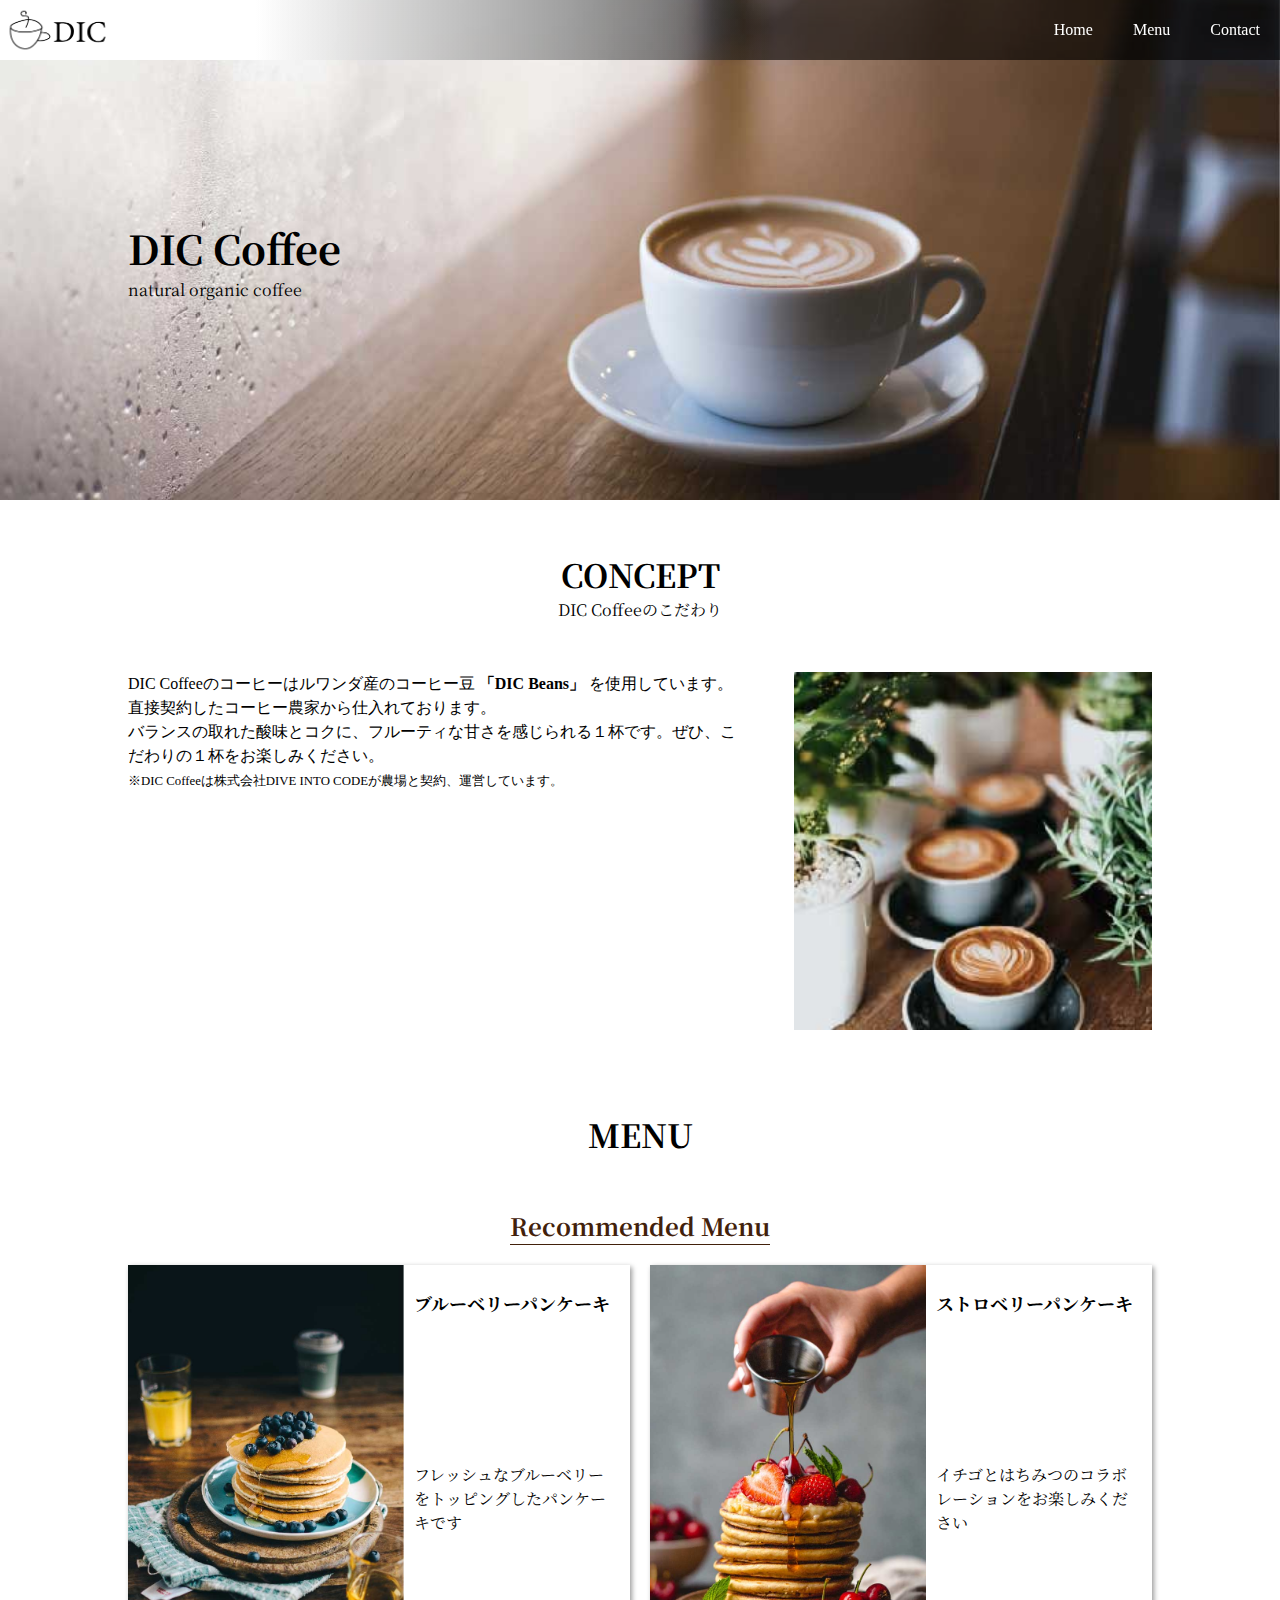
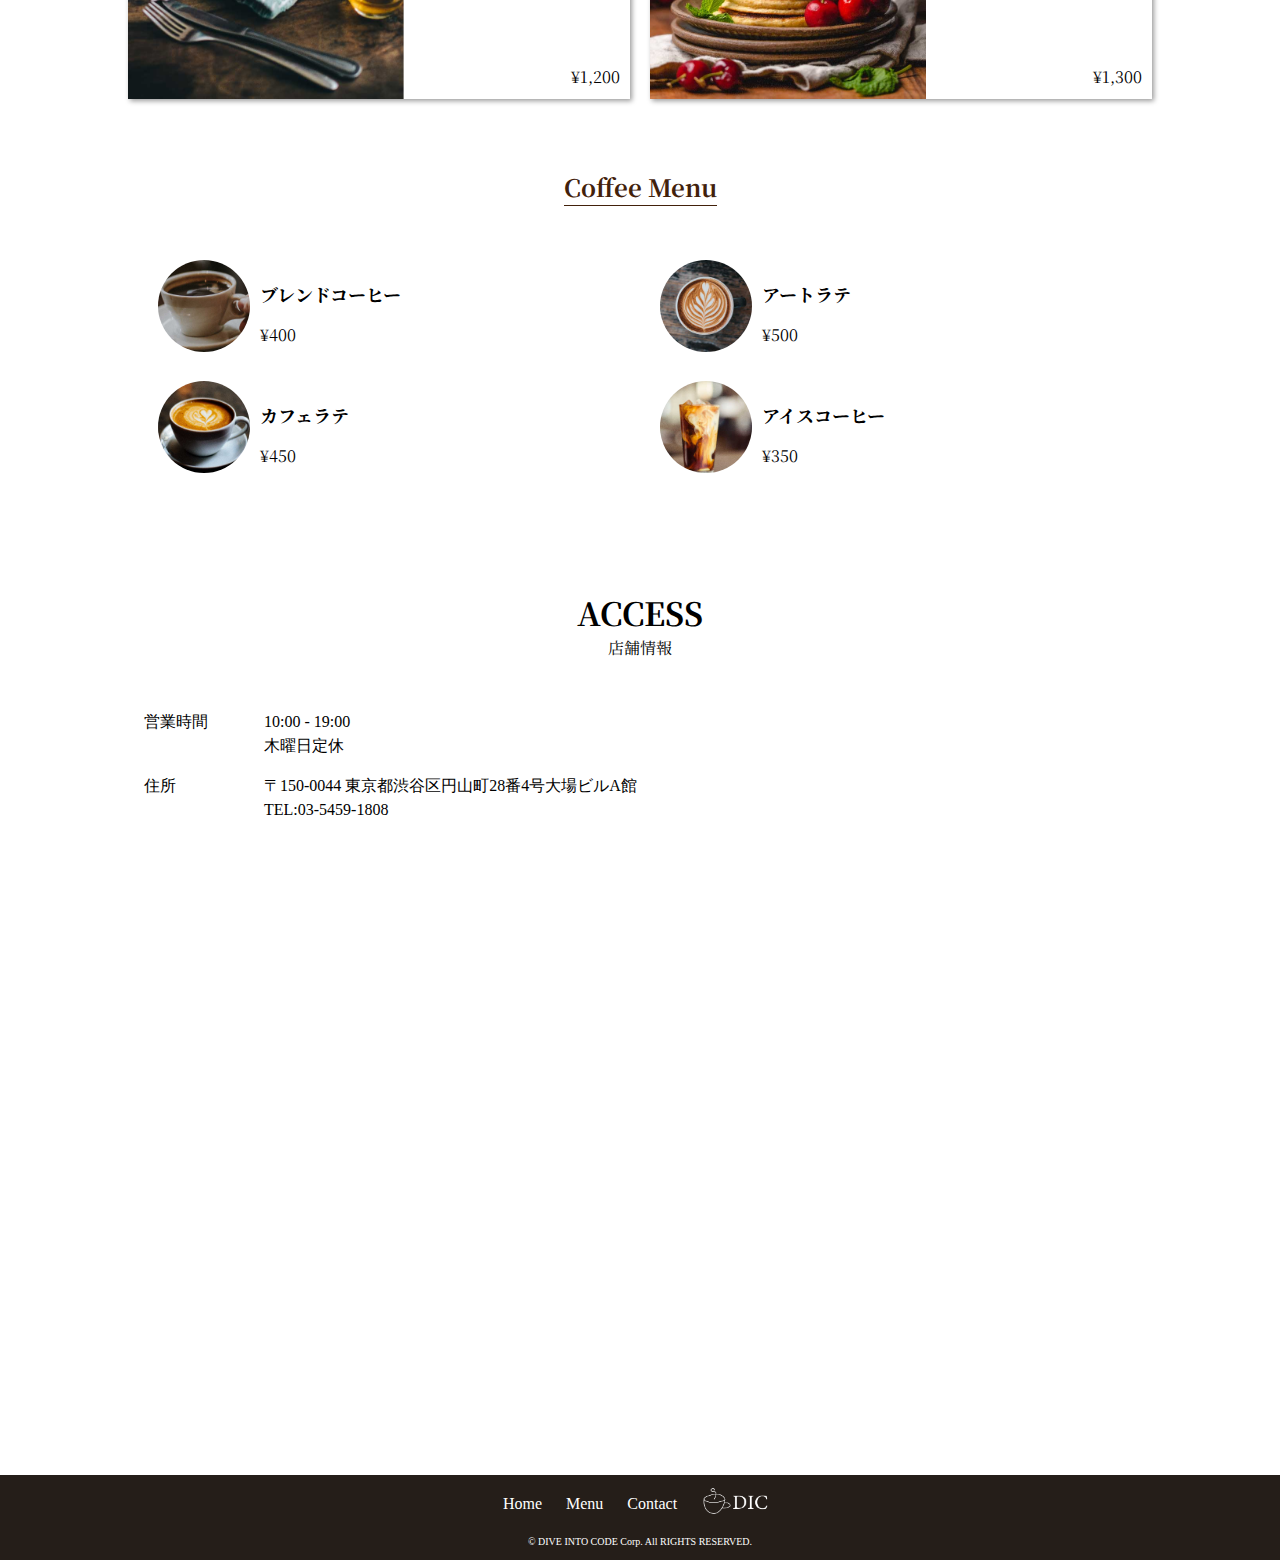
<file: index.html>
<!DOCTYPE html>
<html lang="ja">
  <head>
    <meta charset="utf-8" />
    <title>DIC Cafe</title>
    <link href="css/normalize.css" rel="stylesheet" />
    <link href="css/main.css" rel="stylesheet" />
    <link rel="preconnect" href="https://fonts.googleapis.com" />
    <link rel="preconnect" href="https://fonts.gstatic.com" crossorigin />
    <link
      href="https://fonts.googleapis.com/css2?family=Noto+Serif+JP:wght@200..900&display=swap"
      rel="stylesheet"
    />
  </head>
  <body>
    <header id="top">
      <nav class="header_nav">
        <a href="index.html" class="logo"
          ><img src="images/sample_logo_k.png"
        /></a>
        <ul class="global_nav">
          <a href="index.html" class="global_nav_item">
            <li>Home</li>
          </a>
          <a href="#" class="global_nav_item">
            <li>Menu</li>
          </a>
          <a href="validation.html" class="global_nav_item">
            <li>Contact</li>
          </a>
        </ul>
      </nav>
      <div class="key section_inner">
        <h1>DIC Coffee</h1>
        <p>natural organic coffee</p>
      </div>
    </header>
    <section>
      <article class="section_inner">
        <div class="section_title">
          <h1>CONCEPT</h1>
          <p>DIC Coffeeのこだわり</p>
        </div>
        <div class="concept_inner">
          <p class="concept_text">
            DIC Coffeeのコーヒーはルワンダ産のコーヒー豆
            <strong>「DIC Beans」</strong>
            を使用しています。<br />
            直接契約したコーヒー農家から仕入れております。<br />
            バランスの取れた酸味とコクに、フルーティな甘さを感じられる１杯です。ぜひ、こだわりの１杯をお楽しみください。<br />
            <small>
              ※DIC Coffeeは株式会社DIVE INTO CODEが農場と契約、運営しています。
            </small>
          </p>
          <img src="images/sample_concept.jpg" class="concept_image" />
        </div>
      </article>
      <article class="section_inner menu_section">
        <h1 class="section_title">MENU</h1>
        <section>
          <div class="center">
            <h1 class="menu_title">Recommended Menu</h1>
          </div>
          <ul class="recommended_menu_list">
            <li class="menu_card">
              <img src="images/sample_pancake1.jpg" class="menu_card_image" />
              <div class="menu_card_text">
                <h2 class="menu_card_title">ブルーベリーパンケーキ</h2>
                <p>フレッシュなブルーベリーをトッピングしたパンケーキです</p>
                <p class="price_text">¥1,200</p>
              </div>
            </li>

            <li class="menu_card">
              <img src="images/sample_pancake2.jpg" class="menu_card_image" />
              <div class="menu_card_text">
                <h2 class="menu_card_title">ストロベリーパンケーキ</h2>
                <p>イチゴとはちみつのコラボレーションをお楽しみください</p>
                <p class="price_text">¥1,300</p>
              </div>
            </li>
          </ul>
        </section>
        <section>
          <div class="center">
            <h1 class="menu_title">Coffee Menu</h1>
          </div>
          <ul class="coffee_menu_list">
            <li class="coffee_menu_item">
              <div class="coffee_menu_text">
                <h2>ブレンドコーヒー</h2>
                <p>¥400</p>
              </div>
              <img src="images/sample_cafe1.jpg" class="coffee_menu_image" />
            </li>

            <li class="coffee_menu_item">
              <div class="coffee_menu_text">
                <h2>アートラテ</h2>
                <p>¥500</p>
              </div>
              <img src="images/sample_cafe2.jpg" class="coffee_menu_image" />
            </li>

            <li class="coffee_menu_item">
              <div class="coffee_menu_text">
                <h2>カフェラテ</h2>
                <p>¥450</p>
              </div>
              <img src="images/sample_cafe3.jpg" class="coffee_menu_image" />
            </li>

            <li class="coffee_menu_item">
              <div class="coffee_menu_text">
                <h2>アイスコーヒー</h2>
                <p>¥350</p>
              </div>
              <img src="images/sample_cafe4.jpg" class="coffee_menu_image" />
            </li>
          </ul>
        </section>
      </article>
      <article class="section_inner store_info_section">
        <div class="section_title">
          <h1>ACCESS</h1>
          <p>店舗情報</p>
        </div>
        <dl>
          <div class="store_info_line">
            <dt class="store_info_label">営業時間</dt>
            <dd>
              <p>10:00 - 19:00</p>
              <p>木曜日定休</p>
            </dd>
          </div>

          <div class="store_info_line">
            <dt class="store_info_label">住所</dt>
            <dd>
              <p>〒150-0044 東京都渋谷区円山町28番4号大場ビルA館</p>
              <p>TEL:03-5459-1808</p>
            </dd>
          </div>
        </dl>
        <iframe
          src="https://www.google.com/maps/embed?pb=!1m18!1m12!1m3!1d3241.8621148514217!2d139.69188657578655!3d35.65576867259545!2m3!1f0!2f0!3f0!3m2!1i1024!2i768!4f13.1!3m3!1m2!1s0x60188b55bb707eff%3A0x5f04575eb7aca63e!2s%C5%8Cba%2C%2028-4%20Maruyamach%C5%8D%2C%20Shibuya%2C%20Tokyo%20150-0044!5e0!3m2!1sen!2sjp!4v1735097572860!5m2!1sen!2sjp"
          style="border: 0"
          allowfullscreen=""
          loading="lazy"
          referrerpolicy="no-referrer-when-downgrade"
        ></iframe>
      </article>
    </section>
    <footer class="footer">
      <nav class="footer_nav">
        <div class="footer_nav_line">
          <ul>
            <a href="index.html" class="footer_nav_item">
              <li>Home</li>
            </a>
            <a href="#" class="footer_nav_item">
              <li>Menu</li>
            </a>
            <a href="contact.html" class="footer_nav_item">
              <li>Contact</li>
            </a>
          </ul>
          <a href="index.html" class="footer_nav_item">
            <img src="images/sample_logo_w.png" class="footer_logo" />
          </a>
        </div>
        <span class="footer_copyright_text"
          >&copy; DIVE INTO CODE Corp. All RIGHTS RESERVED.</span
        >
      </nav>
    </footer>
  </body>
</html>
</file>
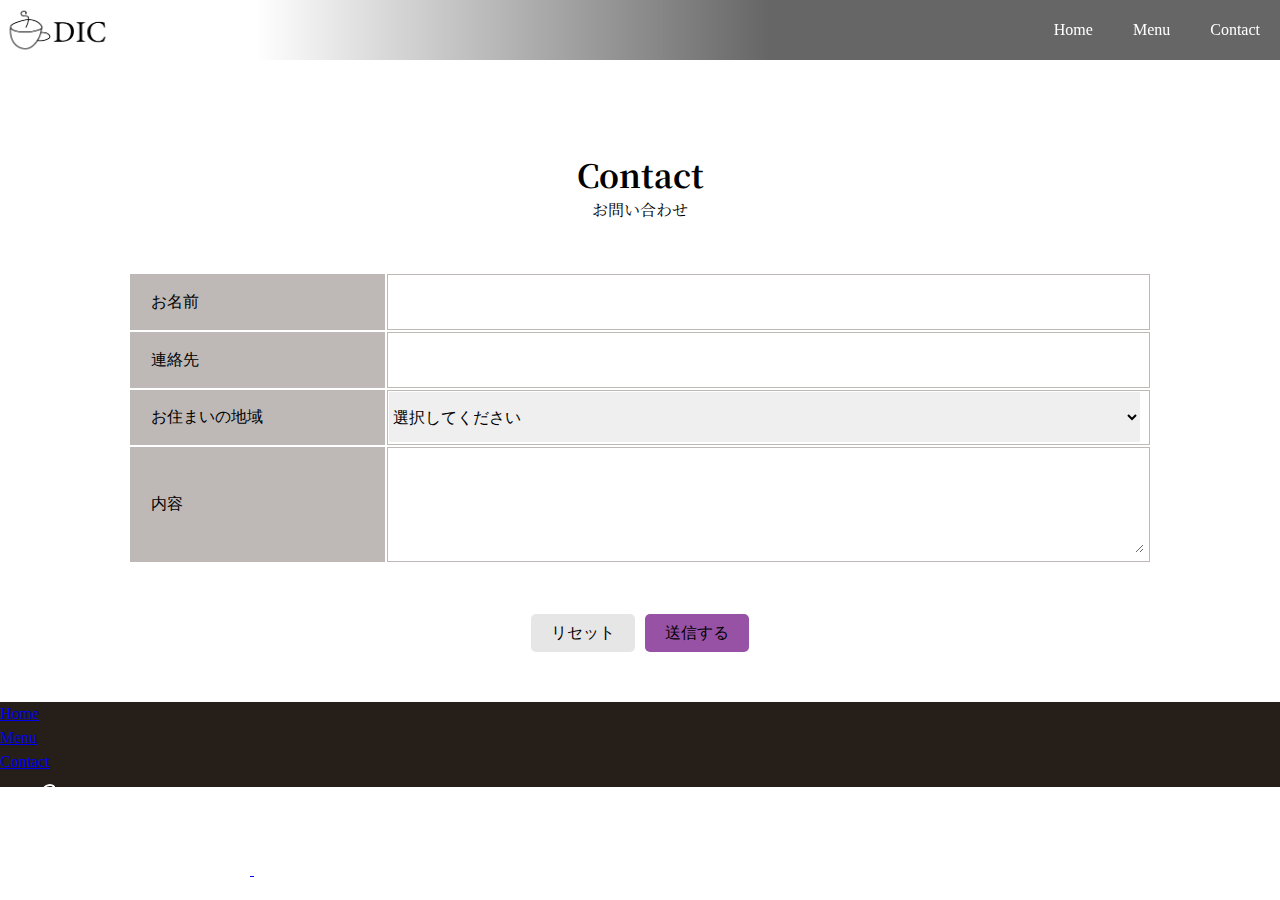
<file: contact.html>
<!DOCTYPE html>
<html lang="ja">
  <head>
    <meta charset="utf-8" />
    <title>DIC Cafe</title>
    <link href="css/normalize.css" rel="stylesheet" />
    <link href="css/main.css" rel="stylesheet" />
    <link href="css/contact.css" rel="stylesheet" />
    <link rel="preconnect" href="https://fonts.googleapis.com" />
    <link rel="preconnect" href="https://fonts.gstatic.com" crossorigin />
    <link
      href="https://fonts.googleapis.com/css2?family=Noto+Serif+JP:wght@200..900&display=swap"
      rel="stylesheet"
    />
  </head>
  <body>
    <header class="sub_header">
      <nav class="header_nav">
        <a href="index.html" class="logo"
          ><img src="images/sample_logo_k.png"
        /></a>
        <ul class="global_nav">
          <a href="index.html" class="global_nav_item">
            <li>Home</li>
          </a>
          <a href="#" class="global_nav_item">
            <li>Menu</li>
          </a>
          <a href="contact.html" class="global_nav_item">
            <li>Contact</li>
          </a>
        </ul>
      </nav>
    </header>
    <article class="section_inner">
      <div class="section_title">
        <h1>Contact</h1>
        <p>お問い合わせ</p>
      </div>
      <form action="#" method="post">
        <table class="contact">
          <tbody>
            <tr class="contact_line">
              <td class="contact_label"><label for="name">お名前</label></td>
              <td class="contact_input">
                <input type="text" name="name" id="name" />
              </td>
            </tr>
            <tr class="contact_line">
              <td class="contact_label">
                <label for="phonenumber">連絡先</label>
              </td>
              <td class="contact_input">
                <input type="tel" name="phonenumber" id="phonenumber" />
              </td>
            </tr>
            <tr class="contact_line">
              <td class="contact_label">
                <label for="region">お住まいの地域</label>
              </td>
              <td class="contact_input">
                <select name="region" id="region">
                  <option value="0">選択してください</option>
                  <option value="1">北海道</option>
                  <option value="2">東北</option>
                  <option value="3">関東</option>
                  <option value="4">中部</option>
                  <option value="5">近畿</option>
                  <option value="6">中国・四国</option>
                  <option value="7">九州</option>
                </select>
              </td>
            </tr>
            <tr class="contact_content">
              <td class="contact_label"><label for="content">内容</label></td>
              <td class="contact_input">
                <textarea name="content" id="content"></textarea>
              </td>
            </tr>
          </tbody>
        </table>
        <div class="contact_button_area">
          <button type="reset" class="contact_button reset_button">
            リセット
          </button>
          <button type="submit" class="contact_button submit_button">
            送信する
          </button>
        </div>
      </form>
    </article>
    <footer class="footer">
      <nav>
        <ul>
          <a href="index.html">
            <li>Home</li>
          </a>
          <a href="#">
            <li>Menu</li>
          </a>
          <a href="contact.html">
            <li>Contact</li>
          </a>
        </ul>
        <a href="index.html">
          <img src="images/sample_logo_w.png" />
        </a>
        <span>&copy; DIVIC Corp. All RIGHTS RESERVED.</span>
      </nav>
    </footer>
  </body>
</html>
</file>
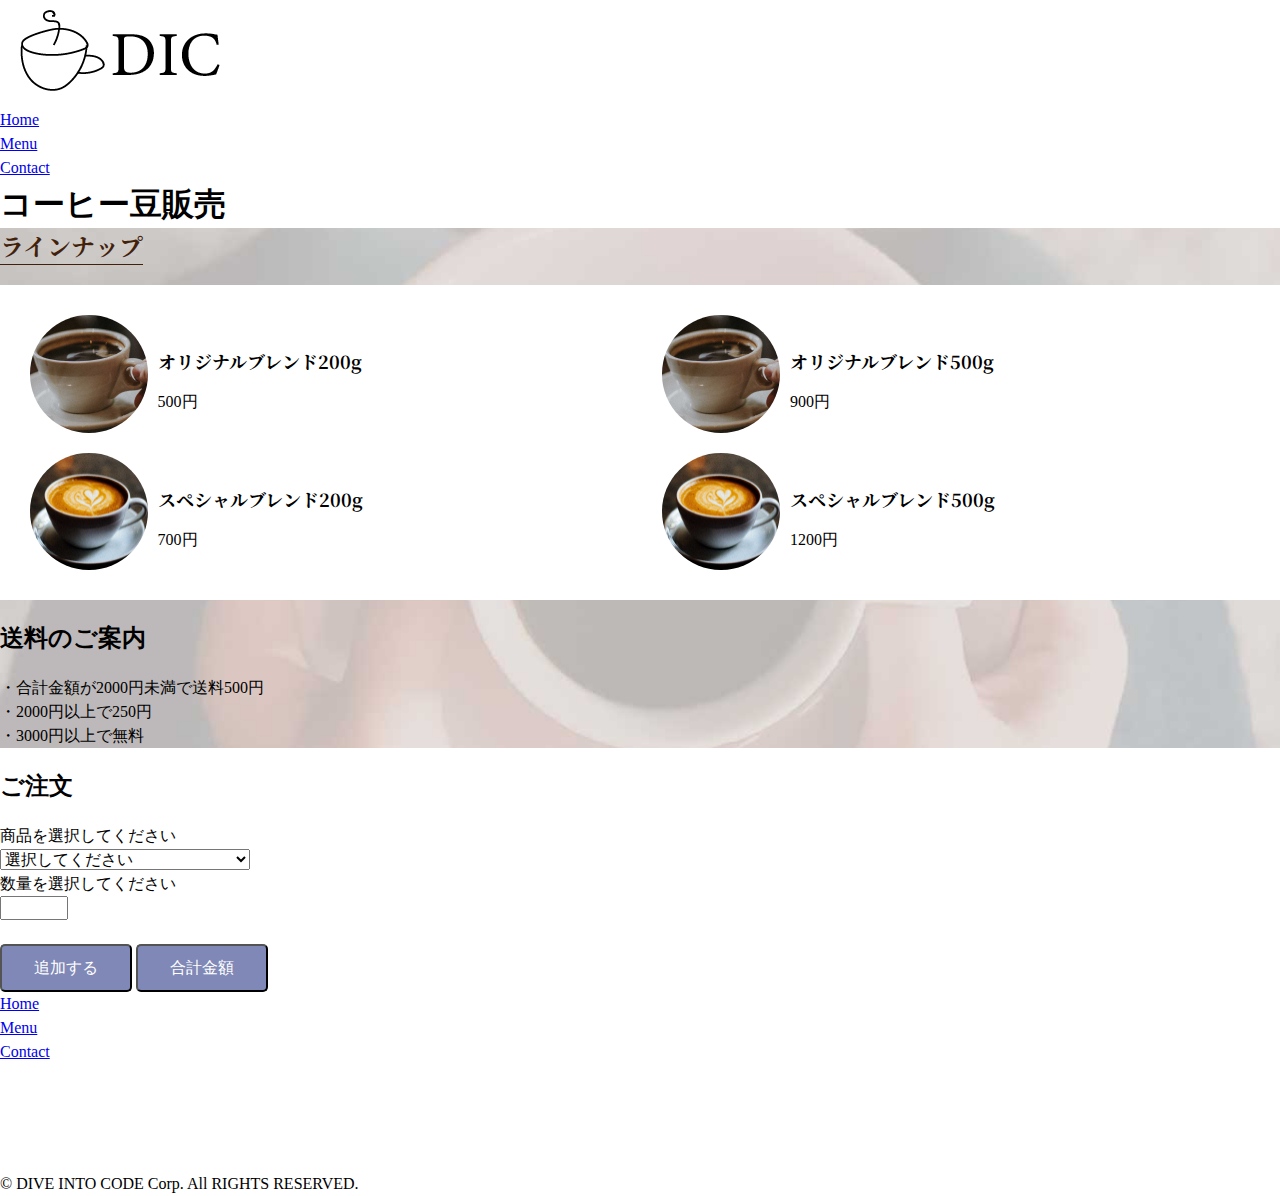
<file: sale.html>
<!DOCTYPE html>
<html>
  <head>
    <title>DIC cafe</title>
    <link href="css/normalize.css" rel="stylesheet" />
    <link href="css/sale.css" rel="stylesheet" />
    <link
      href="https://fonts.googleapis.com/css2?family=Noto+Serif+JP:wght@400;700&display=swap"
      rel="stylesheet"
    />
  </head>
  <body>
    <header id="top" class="header_nav">
      <nav class="header_nav">
        <a href="index.html" class="logo"
          ><img src="images/sample_logo_k.png"
        /></a>
        <ul class="global_nav">
          <a href="index.html" class="global_nav_item">
            <li>Home</li>
          </a>
          <a href="#" class="global_nav_item">
            <li>Menu</li>
          </a>
          <a href="contact.html" class="global_nav_item">
            <li>Contact</li>
          </a>
        </ul>
      </nav>
    </header>
    <div class="section_inner"></div>
    <section class="section_inner">
      <div class="section_title">
        <h1>コーヒー豆販売</h1>
      </div>
    </section>

    <section class="section_inner menu_section">
      <div class="center">
        <h1 class="menu_title">ラインナップ</h1>
      </div>
      <ul class="menu_list coffee_menu">
        <li class="coffee_menu_list_item">
          <div class="coffee_menu_content">
            <h2 class="coffee_menu_item_title">オリジナルブレンド200g</h2>
            <p class="coffee_menu_price">500円</p>
          </div>
          <img src="images/sample_cafe1.jpg" class="coffee_menu_image" />
        </li>
        <li class="coffee_menu_list_item">
          <div class="coffee_menu_content">
            <h2 class="coffee_menu_item_title">オリジナルブレンド500g</h2>
            <p class="coffee_menu_price">900円</p>
          </div>
          <img src="images/sample_cafe1.jpg" class="coffee_menu_image" />
        </li>
        <li class="coffee_menu_list_item">
          <div class="coffee_menu_content">
            <h2 class="coffee_menu_item_title">スペシャルブレンド200g</h2>
            <p class="coffee_menu_price">700円</p>
          </div>
          <img src="images/sample_cafe3.jpg" class="coffee_menu_image" />
        </li>
        <li class="coffee_menu_list_item">
          <div class="coffee_menu_content">
            <h2 class="coffee_menu_item_title">スペシャルブレンド500g</h2>
            <p class="coffee_menu_price">1200円</p>
          </div>
          <img src="images/sample_cafe3.jpg" class="coffee_menu_image" />
        </li>
      </ul>
      <h2>送料のご案内</h2>
      <ul>
        <li>・合計金額が2000円未満で送料500円</li>
        <li>・2000円以上で250円</li>
        <li>・3000円以上で無料</li>
      </ul>
    </section>

    <section class="section_inner">
      <h2>ご注文</h2>
      <form>
        <p>商品を選択してください</p>
        <div>
          <select id="product" required>
            <option hidden value="0">選択してください</option>
            <option value="1">オリジナルブレンド200g 500円</option>
            <option value="2">オリジナルブレンド500g 900円</option>
            <option value="3">スペシャルブレンド200g 700円</option>
            <option value="4">スペシャルブレンド500g 1200円</option>
          </select>
          <p>数量を選択してください</p>
          <input type="number" min="1" max="5" id="quantity" required />
        </div>
        <br />
        <input
          type="button"
          class="btn"
          value="追加する"
          onclick="showItemsInCart()"
        />
        <input type="button" class="btn" value="合計金額" onclick="calc()" />
      </form>
    </section>
    <footer class="footer">
      <nav class="footer_nav">
        <div class="footer_nav_line">
          <ul>
            <a href="index.html" class="footer_nav_item">
              <li>Home</li>
            </a>
            <a href="#" class="footer_nav_item">
              <li>Menu</li>
            </a>
            <a href="contact.html" class="footer_nav_item">
              <li>Contact</li>
            </a>
          </ul>
          <a href="index.html" class="footer_nav_item">
            <img src="images/sample_logo_w.png" class="footer_logo" />
          </a>
        </div>
        <span class="footer_copyright_text"
          >&copy; DIVE INTO CODE Corp. All RIGHTS RESERVED.</span
        >
      </nav>
    </footer>
    <script type="text/javascript" src="javascripts/sale.js"></script>
  </body>
</html>
</file>
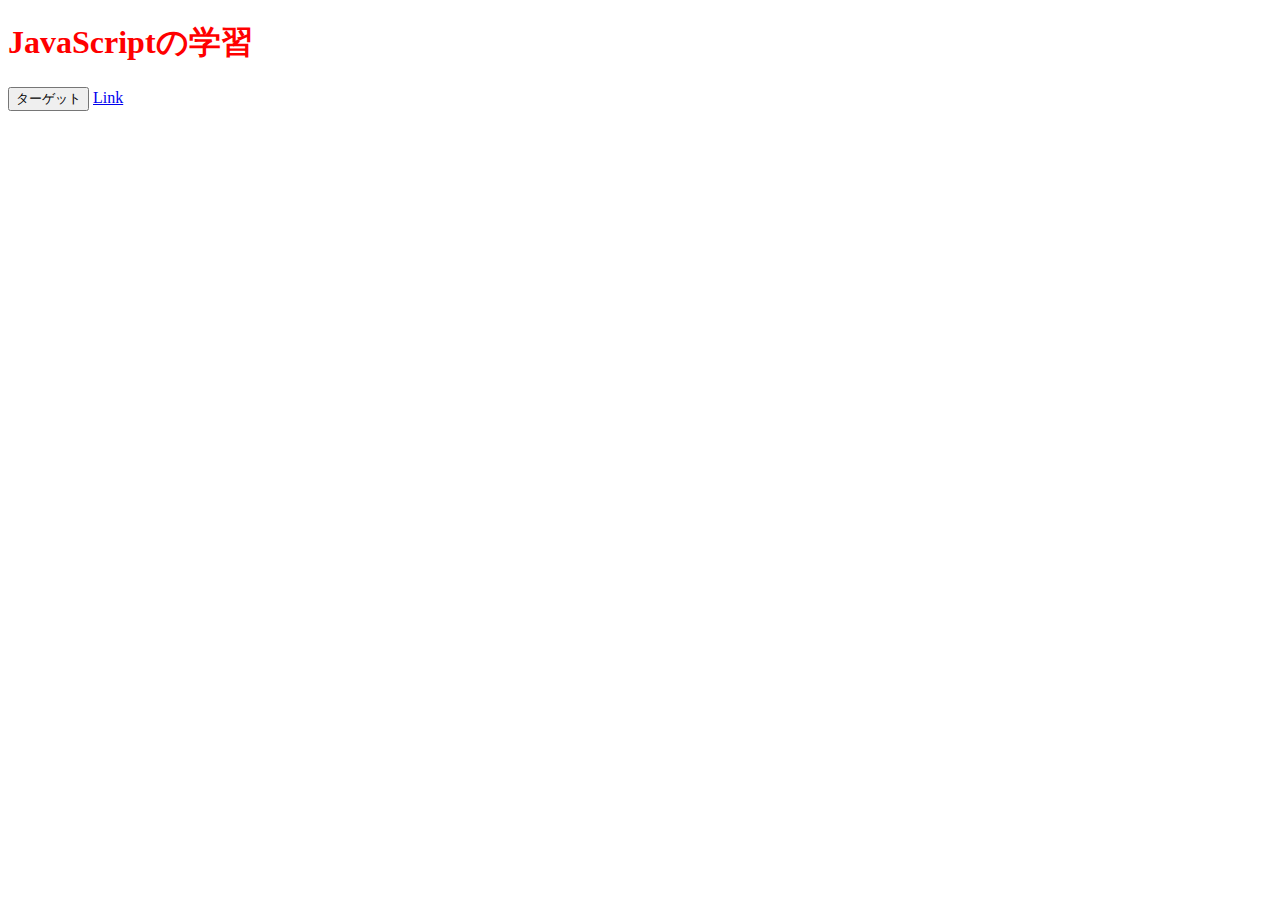
<file: sample.html>
<!DOCTYPE html>
<html lang="ja">
  <head>
    <meta charset="utf-8" />
    <title>JavaScript</title>
  </head>
  <body>
    <div id="parent">
      <h1 class="title">JavaScriptの学習</h1>
      <button id="btn">ターゲット</button>
      <p id="message" class="display_none">The button has been clicked!</p>
      <a href="https://www.google.com" id="link">Link</a>
    </div>
    <style>
      .title {
        color: red;
      }
      .background_pink {
        background: pink;
      }
      .display_none {
        display: none;
      }
    </style>
    <script
      src="https://code.jquery.com/jquery-3.7.1.min.js"
      integrity="sha256-/JqT3SQfawRcv/BIHPThkBvs0OEvtFFmqPF/lYI/Cxo="
      crossorigin="anonymous"
    ></script>
    <script type="text/javascript" src="javascripts/sample.js"></script>
  </body>
</html>
</file>
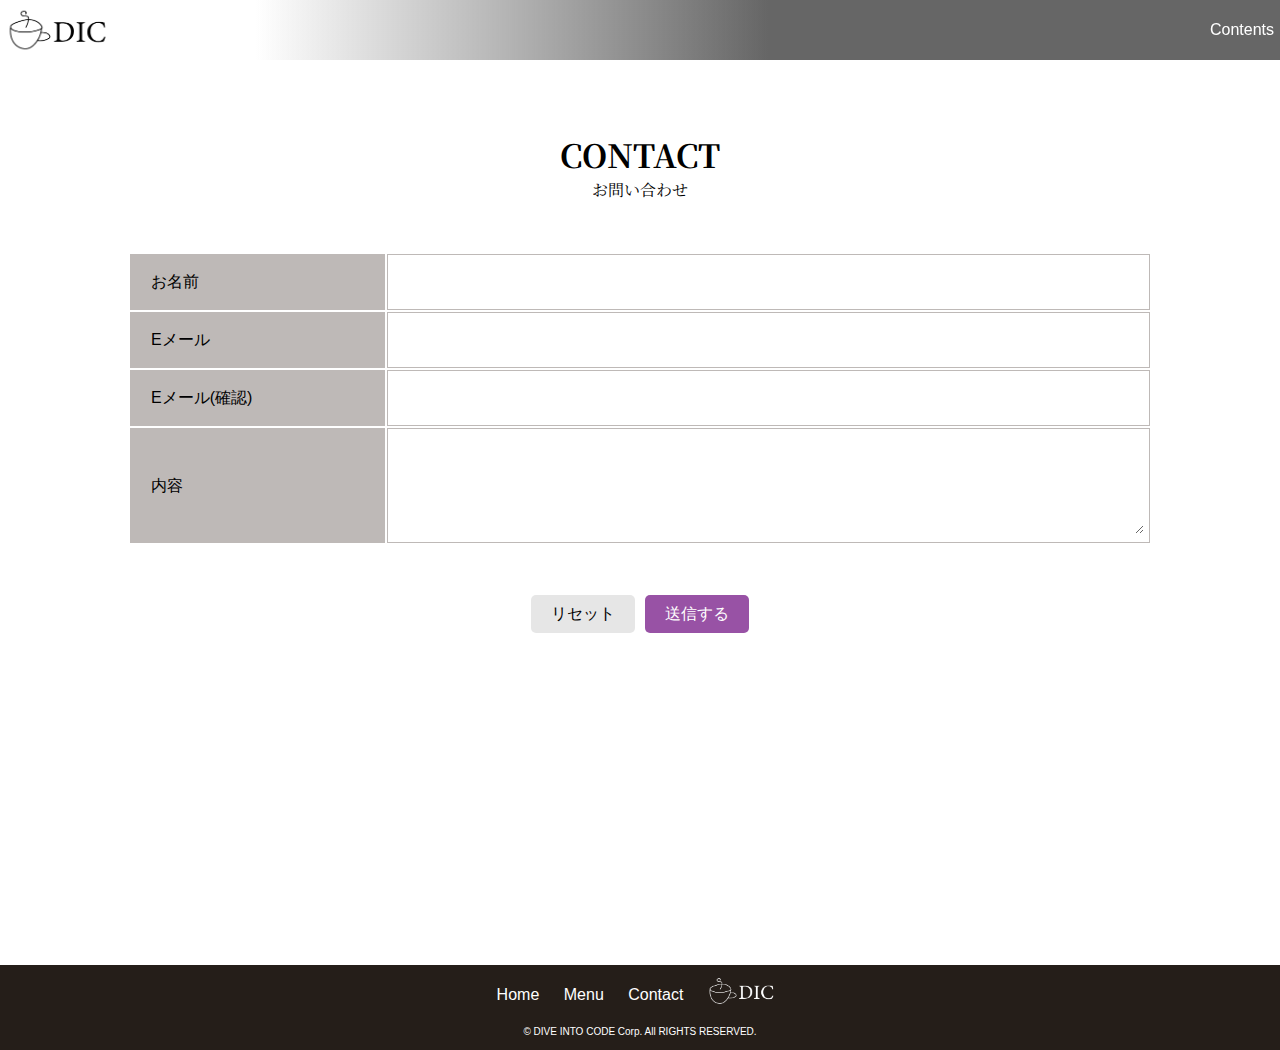
<file: validation.html>
<!DOCTYPE html>
<html>
  <head>
    <title>DIC cafe</title>
    <link href="css/normalize.css" rel="stylesheet" />
    <link href="css/common.css" rel="stylesheet" />
    <link href="css/contact_validation.css" rel="stylesheet" />
    <link rel="preconnect" href="https://fonts.googleapis.com" />
    <link rel="preconnect" href="https://fonts.gstatic.com" crossorigin />
    <link
      href="https://fonts.googleapis.com/css2?family=Noto+Serif+JP:wght@200..900&display=swap"
      rel="stylesheet"
    />
  </head>
  <body>
    <nav class="header_nav">
      <a href="index.html" class="logo"
        ><img src="images/sample_logo_k.png"
      /></a>
      <div>
        <button class="drop_menu_btn" id="drop_menu_btn">Contents</button>
        <ul class="drop_menu display_none" id="drop_menu">
          <a href="#" class="drop_menu_item">
            <li>Home</li>
          </a>
          <a href="#" class="drop_menu_item">
            <li>Menu</li>
          </a>
          <a href="#" class="drop_menu_item">
            <li>Contact</li>
          </a>
        </ul>
      </div>
    </nav>
    <div class="section_inner"></div>
    <section class="section_inner">
      <div class="section_title">
        <h1>CONTACT</h1>
        <p>お問い合わせ</p>
      </div>
      <form action="#" method="POST" id="form">
        <table class="contact">
          <tr class="contact_line">
            <td class="contact_sign"><label for="name">お名前</label></td>
            <td class="contact_input">
              <input type="text" name="name" id="name" required />
            </td>
          </tr>
          <tr class="contact_line">
            <td class="contact_sign"><label for="email">Eメール</label></td>
            <td class="contact_input">
              <input type="email" name="email" id="email" required />
            </td>
          </tr>
          <tr class="contact_line">
            <td class="contact_sign">
              <label for="email_confirm">Eメール(確認)</label>
            </td>
            <td class="contact_input">
              <input
                type="email"
                name="email_confirm"
                id="email_confirm"
                required
              />
            </td>
          </tr>
          <tr class="contact_content">
            <td class="contact_sign"><label for="content">内容</label></td>
            <td class="contact_input">
              <textarea name="content" id="content"></textarea>
            </td>
          </tr>
        </table>
        <div class="contact_btn_area">
          <button type="reset" class="contact_btn reset_btn">リセット</button>
          <button type="submit" class="contact_btn submit_btn" disabled>
            送信する
          </button>
        </div>
      </form>
    </section>
    <footer class="footer">
      <nav class="footer_nav">
        <div class="footer_nav_line">
          <ul>
            <a href="index.html" class="footer_nav_item">
              <li>Home</li>
            </a>
            <a href="#" class="footer_nav_item">
              <li>Menu</li>
            </a>
            <a href="contact.html" class="footer_nav_item">
              <li>Contact</li>
            </a>
          </ul>
          <a href="index.html" class="footer_nav_item">
            <img src="images/sample_logo_w.png" class="footer_logo" />
          </a>
        </div>
        <span class="footer_copyright_text"
          >&copy; DIVE INTO CODE Corp. All RIGHTS RESERVED.</span
        >
      </nav>
    </footer>
    <script
      src="https://code.jquery.com/jquery-3.7.1.min.js"
      integrity="sha256-/JqT3SQfawRcv/BIHPThkBvs0OEvtFFmqPF/lYI/Cxo="
      crossorigin="anonymous"
    ></script>
    <script type="text/javascript" src="javascripts/validation.js"></script>
    <script type="text/javascript" src="javascripts/drop_menu.js"></script>
  </body>
</html>
</file>
<file: css/main.css>
@charset "utf-8";

.header_nav {
  width: 100%;
  height: 60px;
  background: linear-gradient(90deg, #fff 20%, rgba(0, 0, 0, 0.6) 60%);
  /* background: rgba(0, 0, 0, 0.6); */
  display: flex;
  flex-wrap: nowrap;
  justify-content: space-between;
  align-items: stretch;
  position: fixed;
}

.logo {
  width: 120px;
  display: flex;
  align-items: center;
}

.logo img {
  width: 100%;
}

.global_nav {
  display: flex;
  flex-wrap: nowrap;
  align-items: stretch;
}

.global_nav_item {
  color: #fff;
  text-decoration: none;
  align-items: center;
  display: flex;
  padding: 0 20px;
}

.global_nav_item:hover {
  color: #42210b;
  background: #fff;
}

.section_inner {
  padding: 50px 10% 30px;
}

.key {
  height: 500px;
  background: center / cover no-repeat url("../images/sample_key.jpg");
  display: flex;
  flex-direction: column;
  justify-content: center;
  font-family: "Noto Serif JP", serif;
  font-style: bold;
}

.key h1 {
  font-size: 2.5rem;
}

.section_title {
  font-family: "Noto Serif JP", serif;
  font-optical-sizing: auto;
  text-align: center;
  margin-bottom: 50px;
}

.section_title h2 {
  font-weight: bold;
}

.concept_inner {
  display: flex;
  justify-content: space-between;
}

.concept_text {
  width: 60%;
}

.concept_image {
  width: 35%;
}

.menu_section {
  background: url("../images/sample_menu_bg.jpg") no-repeat bottom;
  background-size: 100%;
  background-attachment: fixed;
}

.recommended_menu_list {
  display: flex;
  justify-content: space-between;
  padding-bottom: 50px;
}

.menu_title {
  display: inline-block;
  color: #42210b;
  font-family: "Noto Serif JP", serif;
  font-optical-sizing: auto;
  font-weight: bold;
  font-size: 1.5rem;
  border-bottom: solid #42210b 1px;
  margin-bottom: 20px;
}

.menu_card {
  width: 49%;
  background-color: #fff;
  display: flex;
  margin-bottom: 20px;
  box-shadow: 2px 2px 5px rgba(0, 0, 0, 0.4);
}

.menu_card_text {
  width: 45%;
  padding: 10px;
  display: flex;
  flex-direction: column;
  justify-content: space-between;
  font-family: "Noto Serif JP", serif;
}

.menu_card_title {
  font-size: 18px;
}

.menu_card_image {
  width: 55%;
}

.price_text {
  text-align: right;
}

.center {
  text-align: center;
}

.coffee_menu_list {
  background-color: #fff;
  display: flex;
  flex-wrap: wrap;
  justify-content: space-between;
  padding: 20px;
}

.coffee_menu_item {
  display: flex;
  flex-direction: row-reverse;
  justify-content: space-between;
  align-items: center;
  width: 49%;
  padding: 10px;
}

.coffee_menu_text {
  width: 80%;
  font-family: "Noto Serif JP", serif;
  padding: 10px;
}

.coffee_menu_text h2 {
  font-size: 18px;
}

.coffee_menu_image {
  width: 20%;
  border-radius: 50%;
  object-fit: contain;
}

.store_info_line {
  display: flex;
  margin: 16px;
}

.store_info_label {
  width: 80px;
}

.store_info_section iframe {
  width: 100%;
  height: 600px;
}

.footer {
  color: #fff;
  background-color: #251e19;
  height: 75px;
  padding-bottom: 10px;
}

.footer_nav {
  display: flex;
  flex-direction: column;
  align-items: center;
}

.footer_nav_line {
  display: flex;
  justify-content: center;
  align-items: center;
}

.footer_nav_item {
  color: #fff;
  display: inline-block;
  text-decoration: none;
  padding: 10px;
}

.footer_logo {
  width: 80px;
}

.footer_copyright_text {
  font-size: 10px;
}
</file>
<file: css/contact.css>
.sub_header {
  padding-bottom: 100px;
}

.contact {
  width: 100%;
  margin-bottom: 30px;
}

.contact_line {
  height: 50px;
  line-height: 50px;
}

.contact_label {
  width: 25%;
  background: #beb9b7;
  border: solid 1px #beb9b7;
  text-align: left;
  padding: 0 20px;
}

.contact_input {
  width: 75%;
  border: solid 1px #beb9b7;
}

.contact_content {
  height: 100px;
}

.contact_input input,
select,
textarea {
  border: none;
  width: 99%;
}

.contact_input input,
select {
  height: 50px;
}

.contact_input textarea {
  height: 100px;
}
.contact_button_area {
  display: flex;
  justify-content: center;
  padding: 20px 0;
}

.contact_button {
  padding: 10px 20px;
  border: none;
  border-radius: 5px;
}

.contact_button + .contact_button {
  margin-left: 10px;
}

.submit_button {
  background: #9852a5;
}
.reset_button {
  background: #e6e6e6;
}
</file>
<file: css/sale.css>
@charset "utf-8";

.menu_section {
  background: url("../images/sample_menu_bg.jpg") no-repeat bottom;
  background-size: 100%;
  background-attachment: fixed;
}

.menu_title {
  display: inline-block;
  font-family: "Noto Serif JP", serif;
  text-align: center;
  font-size: 1.5rem;
  color: #42210b;
  border-bottom: solid #42210b 1px;
  margin-bottom: 20px;
}

.menu_list {
  display: flex;
  justify-content: space-between;
  flex-wrap: wrap;
  padding-bottom: 50px;
}

.coffee_menu {
  background: #fff;
  padding: 20px;
}

.coffee_menu_list_item {
  width: 49%;
  display: flex;
  flex-direction: row-reverse;
  align-items: center;
  padding: 10px;
}

.coffee_menu_item_title {
  font-size: 18px;
  font-family: "Noto Serif JP", serif;
}

.coffee_menu_image {
  width: 20%;
  border-radius: 50%;
  object-fit: contain;
}

.coffee_menu_image {
  width: 20%;
  border-radius: 50%;
}

.coffee_menu_content {
  width: 80%;
  padding: 10px;
}

input[type="number"] {
  width: 60px;
}

.btn {
  display: inline-block;
  padding: 0.8rem 2rem;
  z-index: 10;
  text-align: center;
  border-radius: 5px;
  background: rgba(127, 136, 182, 1);
  color: white;
}
</file>
<file: css/common.css>
@charset "utf-8";
html {
  height: 100%;
  font-family: "Hiragino Kaku Gothic ProN", Arial, Helvetica, sans-serif;
}

body {
  position: relative;
  padding-bottom: 75px;
  min-height: 100%;
}

.center {
  text-align: center;
}

.header_nav {
  width: 100%;
  height: 60px;
  background: linear-gradient(90deg, #fff 20%, rgba(0, 0, 0, 0.8) 60%);
  /* background: rgba(0, 0, 0, 0.6); */
  display: flex;
  flex-wrap: nowrap;
  flex-direction: row-reverse;
  justify-content: space-between;
  align-items: stretch;
  position: fixed;
}

.logo {
  width: 120px;
  display: flex;
  align-items: center;
}

.logo img {
  width: 100%;
}

.global_nav {
  display: flex;
  flex-wrap: nowrap;
  align-items: stretch;
}

.global_nav_item {
  color: #fff;
  text-decoration: none;
  align-items: center;
  display: flex;
  padding: 0 20px;
}

.global_nav_item:hover {
  color: #42210b;
  background: #fff;
}

.section_inner {
  padding: 50px 10% 30px;
}

.section_title {
  font-family: "Noto Serif JP", serif;
  font-optical-sizing: auto;
  text-align: center;
  margin-bottom: 50px;
}

.section_title h2 {
  font-weight: bold;
}

.footer {
  width: 100%;
  background: #251e19;
  position: absolute;
  bottom: -75px;
  padding-bottom: 10px;
  color: #fff;
  height: 75px;
}

.footer_nav {
  display: flex;
  flex-direction: column;
  align-items: center;
}

.footer_nav_line {
  display: flex;
  justify-content: center;
  align-items: center;
}

.footer_nav_item {
  color: #fff;
  display: inline-block;
  text-decoration: none;
  padding: 10px;
}

.footer_logo {
  width: 80px;
}

.footer_copyright_text {
  font-size: 10px;
}
</file>
<file: css/contact_validation.css>
.contact {
  width: 100%;
  margin-bottom: 30px;
}
.contact_line {
  height: 50px;
  line-height: 50px;
}
.contact_sign {
  width: 25%;
  background: #beb9b7;
  border: solid 1px #beb9b7;
  text-align: left;
  padding: 0 20px;
}
.contact_input {
  width: 75%;
  border: solid 1px #beb9b7;
}
.contact_content {
  height: 100px;
}

.contact_input input,
select,
textarea {
  border: none;
  width: 99%;
}
.contact_input input,
select {
  height: 50px;
}
.contact_input textarea {
  height: 100px;
}
.personal_information {
  background: #e6e6e6;
  padding: 10px;
  height: 100px;
  overflow: scroll;
  margin-bottom: 20px;
}
.contact_btn_area {
  display: flex;
  justify-content: center;
  padding: 20px 0;
}
.contact_btn {
  padding: 10px 20px;
  border: none;
  border-radius: 5px;
}
.contact_btn + .contact_btn {
  margin-left: 10px;
}
.submit_btn {
  background: #9852a5;
  color: #fff;
}
.reset_btn {
  background: #e6e6e6;
}

.alert {
  color: #d14539;
  padding: 20px;
}

.invalid_input {
  background-color: rgba(230, 169, 171, 0.5);
}

.header_nav {
  background: linear-gradient(90deg, #fff 20%, rgba(0, 0, 0, 0.6) 60%);
  display: flex;
  flex-direction: row;
  justify-content: space-between;
  align-items: stretch;
  height: 60px;
  position: fixed;
  top: 0;
  width: 100%;
}
.drop_menu_btn {
  height: 60px;
  background-color: transparent;
  color: #fff;
  border: none;
}
.drop_menu {
  background: #42210b;
}
.drop_menu_item {
  padding: 0 20px;
  color: #fff;
  text-decoration: none;
  text-align: center;
}
.display_none {
  display: none;
}
</file>
